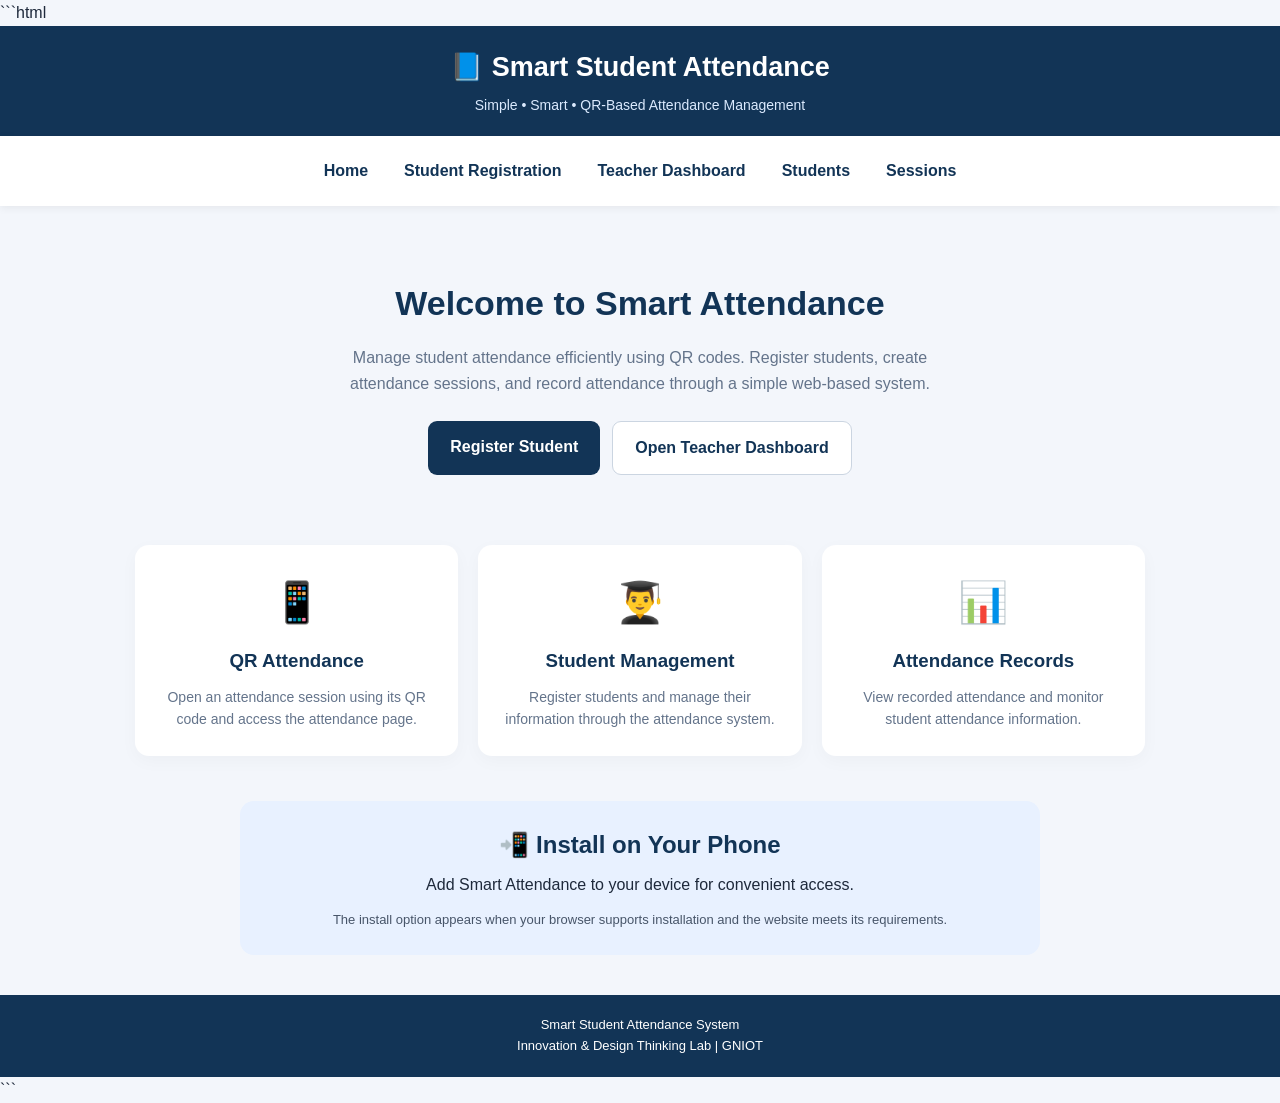
<file: index.html>
```html
<!DOCTYPE html>
<html lang="en">
<head>
    <meta charset="UTF-8">
    <meta name="viewport" content="width=device-width, initial-scale=1.0">

    <title>Smart Student Attendance System</title>

    <meta name="description"
          content="A smart student attendance system using QR codes.">

    <meta name="theme-color" content="#123456">
    <link rel="manifest" href="/static/manifest.json">

    <style>
        * {
            margin: 0;
            padding: 0;
            box-sizing: border-box;
        }

        body {
            font-family: Arial, sans-serif;
            background: #f3f6fb;
            color: #1e293b;
            line-height: 1.6;
        }

        header {
            background: #123456;
            color: white;
            padding: 20px;
            text-align: center;
        }

        header h1 {
            font-size: 27px;
            margin-bottom: 5px;
        }

        header p {
            color: #dbeafe;
            font-size: 14px;
        }

        nav {
            background: white;
            display: flex;
            justify-content: center;
            flex-wrap: wrap;
            gap: 10px;
            padding: 14px;
            box-shadow: 0 2px 8px #00000010;
        }

        nav a {
            text-decoration: none;
            color: #123456;
            font-weight: bold;
            padding: 8px 13px;
            border-radius: 8px;
        }

        nav a:hover {
            background: #e8f1ff;
        }

        .hero {
            max-width: 1000px;
            margin: 35px auto;
            padding: 35px 20px;
            text-align: center;
        }

        .hero h2 {
            font-size: 34px;
            color: #123456;
            margin-bottom: 15px;
        }

        .hero p {
            max-width: 650px;
            margin: 0 auto 25px;
            color: #64748b;
            font-size: 16px;
        }

        .buttons {
            display: flex;
            justify-content: center;
            flex-wrap: wrap;
            gap: 12px;
        }

        .btn {
            display: inline-block;
            text-decoration: none;
            padding: 13px 22px;
            border-radius: 9px;
            font-weight: bold;
            transition: 0.2s;
        }

        .btn-primary {
            background: #123456;
            color: white;
        }

        .btn-primary:hover {
            background: #1d4f80;
        }

        .btn-secondary {
            background: white;
            color: #123456;
            border: 1px solid #cbd5e1;
        }

        .btn-secondary:hover {
            background: #e8f1ff;
        }

        .features {
            max-width: 1050px;
            margin: 0 auto 45px;
            padding: 0 20px;
            display: grid;
            grid-template-columns: repeat(3, minmax(0, 1fr));
            gap: 20px;
        }

        .card {
            background: white;
            border-radius: 14px;
            padding: 25px 20px;
            text-align: center;
            box-shadow: 0 5px 18px #00000008;
        }

        .icon {
            font-size: 40px;
            margin-bottom: 12px;
        }

        .card h3 {
            color: #123456;
            margin-bottom: 10px;
        }

        .card p {
            color: #64748b;
            font-size: 14px;
        }

        .install-section {
            max-width: 800px;
            margin: 0 auto 40px;
            padding: 25px 20px;
            text-align: center;
            background: #e8f1ff;
            border-radius: 14px;
        }

        .install-section h2 {
            color: #123456;
            margin-bottom: 8px;
        }

        #installBtn {
            display: none;
            margin-top: 15px;
            border: none;
            cursor: pointer;
            font-size: 15px;
        }

        #installMessage {
            color: #475569;
            font-size: 13px;
            margin-top: 12px;
        }

        footer {
            text-align: center;
            background: #123456;
            color: white;
            padding: 20px;
            font-size: 13px;
        }

        @media (max-width: 700px) {
            header h1 {
                font-size: 22px;
            }

            .hero {
                margin: 15px auto;
            }

            .hero h2 {
                font-size: 27px;
            }

            .features {
                grid-template-columns: 1fr;
            }

            .card {
                padding: 22px;
            }

            nav {
                gap: 4px;
            }

            nav a {
                font-size: 14px;
                padding: 8px;
            }
        }
    </style>
</head>

<body>

<header>
    <h1>📘 Smart Student Attendance</h1>
    <p>Simple • Smart • QR-Based Attendance Management</p>
</header>

<nav>
    <a href="/">Home</a>
    <a href="/register">Student Registration</a>
    <a href="/teacher">Teacher Dashboard</a>
    <a href="/students">Students</a>
    <a href="/sessions">Sessions</a>
</nav>

<main>
    <section class="hero">
        <h2>Welcome to Smart Attendance</h2>

        <p>
            Manage student attendance efficiently using QR codes.
            Register students, create attendance sessions, and record
            attendance through a simple web-based system.
        </p>

        <div class="buttons">
            <a class="btn btn-primary" href="/register">
                Register Student
            </a>

            <a class="btn btn-secondary" href="/teacher">
                Open Teacher Dashboard
            </a>
        </div>
    </section>

    <section class="features">
        <article class="card">
            <div class="icon">📱</div>
            <h3>QR Attendance</h3>
            <p>
                Open an attendance session using its QR code
                and access the attendance page.
            </p>
        </article>

        <article class="card">
            <div class="icon">👨‍🎓</div>
            <h3>Student Management</h3>
            <p>
                Register students and manage their information
                through the attendance system.
            </p>
        </article>

        <article class="card">
            <div class="icon">📊</div>
            <h3>Attendance Records</h3>
            <p>
                View recorded attendance and monitor student
                attendance information.
            </p>
        </article>
    </section>

    <section class="install-section">
        <h2>📲 Install on Your Phone</h2>

        <p>
            Add Smart Attendance to your device for convenient access.
        </p>

        <button id="installBtn" class="btn btn-primary" type="button">
            Install App
        </button>

        <p id="installMessage">
            The install option appears when your browser supports
            installation and the website meets its requirements.
        </p>
    </section>
</main>

<footer>
    <p>Smart Student Attendance System</p>
    <p>Innovation &amp; Design Thinking Lab | GNIOT</p>
</footer>

<script>
    // Register the service worker.
    if ("serviceWorker" in navigator) {
        window.addEventListener("load", function () {
            navigator.serviceWorker.register(
                "/static/service-worker.js"
            ).catch(function (error) {
                console.error("Service worker registration failed:", error);
            });
        });
    }

    // Show the install button when Chrome offers installation.
    let installPrompt = null;

    const installBtn = document.getElementById("installBtn");
    const installMessage = document.getElementById("installMessage");

    window.addEventListener("beforeinstallprompt", function (event) {
        event.preventDefault();
        installPrompt = event;
        installBtn.style.display = "inline-block";
        installMessage.textContent =
            "Your website can be installed on this device.";
    });

    installBtn.addEventListener("click", async function () {
        if (!installPrompt) {
            installMessage.textContent =
                "Use your browser menu to look for Install app or Add to Home screen.";
            return;
        }

        installPrompt.prompt();

        await installPrompt.userChoice;

        installPrompt = null;
        installBtn.style.display = "none";
    });

    window.addEventListener("appinstalled", function () {
        installMessage.textContent =
            "Smart Attendance has been installed successfully!";
        installBtn.style.display = "none";
    });
</script>

</body>
</html>
```
</file>
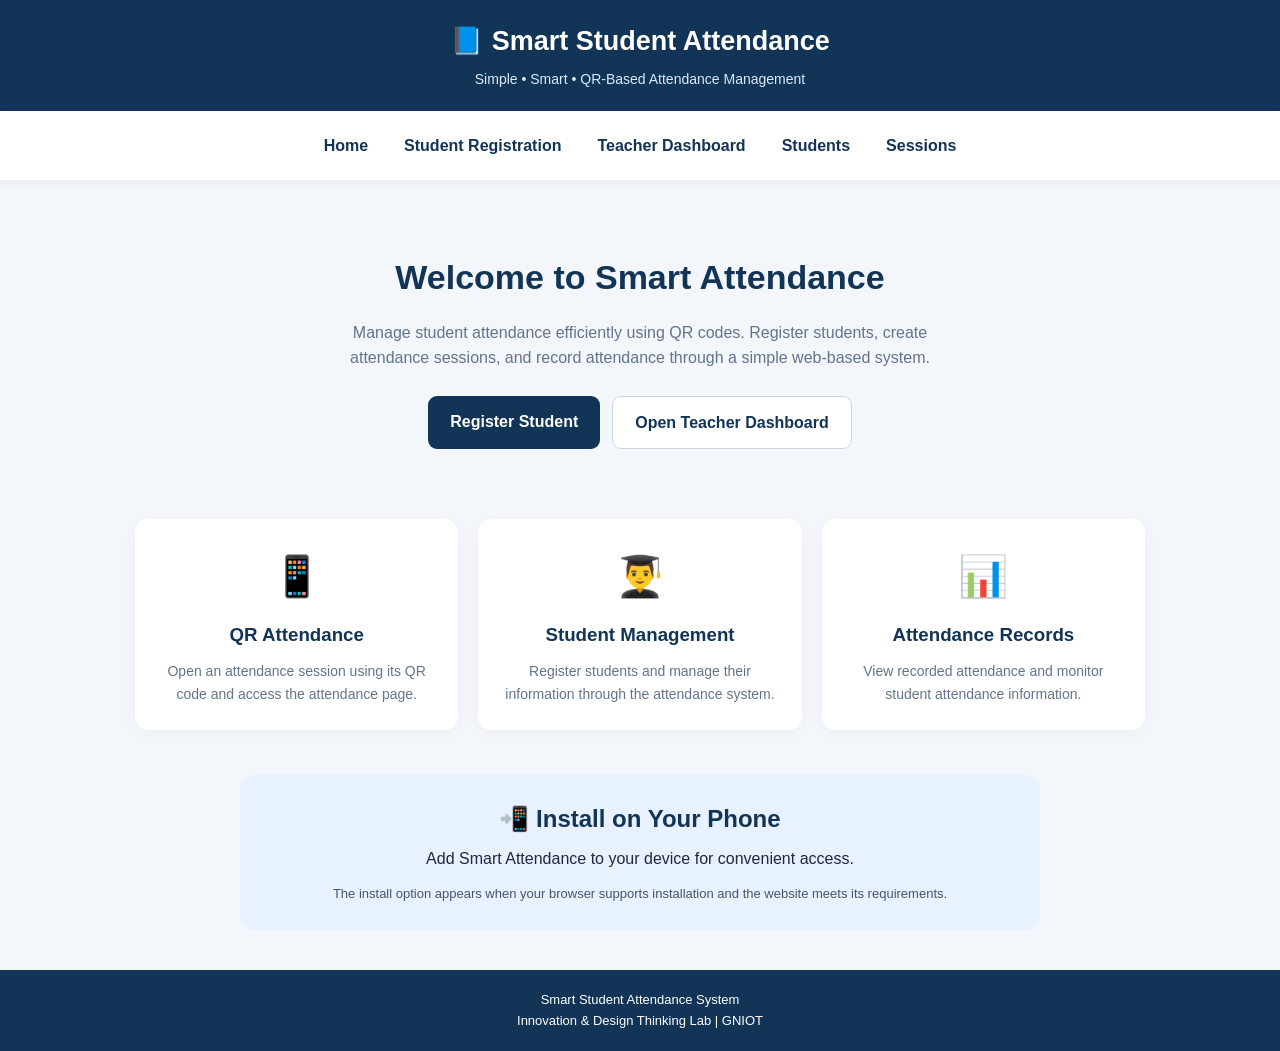
<file: templates/index.html>
<!DOCTYPE html>
<html lang="en">
<head>
    <meta charset="UTF-8">
    <meta name="viewport" content="width=device-width, initial-scale=1.0">

    <title>Smart Student Attendance System</title>

    <meta name="description"
          content="A smart student attendance system using QR codes.">

    <meta name="theme-color" content="#123456">
    <link rel="manifest" href="/static/manifest.json">

    <style>
        * {
            margin: 0;
            padding: 0;
            box-sizing: border-box;
        }

        body {
            font-family: Arial, sans-serif;
            background: #f3f6fb;
            color: #1e293b;
            line-height: 1.6;
        }

        header {
            background: #123456;
            color: white;
            padding: 20px;
            text-align: center;
        }

        header h1 {
            font-size: 27px;
            margin-bottom: 5px;
        }

        header p {
            color: #dbeafe;
            font-size: 14px;
        }

        nav {
            background: white;
            display: flex;
            justify-content: center;
            flex-wrap: wrap;
            gap: 10px;
            padding: 14px;
            box-shadow: 0 2px 8px #00000010;
        }

        nav a {
            text-decoration: none;
            color: #123456;
            font-weight: bold;
            padding: 8px 13px;
            border-radius: 8px;
        }

        nav a:hover {
            background: #e8f1ff;
        }

        .hero {
            max-width: 1000px;
            margin: 35px auto;
            padding: 35px 20px;
            text-align: center;
        }

        .hero h2 {
            font-size: 34px;
            color: #123456;
            margin-bottom: 15px;
        }

        .hero p {
            max-width: 650px;
            margin: 0 auto 25px;
            color: #64748b;
            font-size: 16px;
        }

        .buttons {
            display: flex;
            justify-content: center;
            flex-wrap: wrap;
            gap: 12px;
        }

        .btn {
            display: inline-block;
            text-decoration: none;
            padding: 13px 22px;
            border-radius: 9px;
            font-weight: bold;
            transition: 0.2s;
        }

        .btn-primary {
            background: #123456;
            color: white;
        }

        .btn-primary:hover {
            background: #1d4f80;
        }

        .btn-secondary {
            background: white;
            color: #123456;
            border: 1px solid #cbd5e1;
        }

        .btn-secondary:hover {
            background: #e8f1ff;
        }

        .features {
            max-width: 1050px;
            margin: 0 auto 45px;
            padding: 0 20px;
            display: grid;
            grid-template-columns: repeat(3, minmax(0, 1fr));
            gap: 20px;
        }

        .card {
            background: white;
            border-radius: 14px;
            padding: 25px 20px;
            text-align: center;
            box-shadow: 0 5px 18px #00000008;
        }

        .icon {
            font-size: 40px;
            margin-bottom: 12px;
        }

        .card h3 {
            color: #123456;
            margin-bottom: 10px;
        }

        .card p {
            color: #64748b;
            font-size: 14px;
        }

        .install-section {
            max-width: 800px;
            margin: 0 auto 40px;
            padding: 25px 20px;
            text-align: center;
            background: #e8f1ff;
            border-radius: 14px;
        }

        .install-section h2 {
            color: #123456;
            margin-bottom: 8px;
        }

        #installBtn {
            display: none;
            margin-top: 15px;
            border: none;
            cursor: pointer;
            font-size: 15px;
        }

        #installMessage {
            color: #475569;
            font-size: 13px;
            margin-top: 12px;
        }

        footer {
            text-align: center;
            background: #123456;
            color: white;
            padding: 20px;
            font-size: 13px;
        }

        @media (max-width: 700px) {
            header h1 {
                font-size: 22px;
            }

            .hero {
                margin: 15px auto;
            }

            .hero h2 {
                font-size: 27px;
            }

            .features {
                grid-template-columns: 1fr;
            }

            .card {
                padding: 22px;
            }

            nav {
                gap: 4px;
            }

            nav a {
                font-size: 14px;
                padding: 8px;
            }
        }
    </style>
</head>

<body>

<header>
    <h1>📘 Smart Student Attendance</h1>
    <p>Simple • Smart • QR-Based Attendance Management</p>
</header>

<nav>
    <a href="/">Home</a>
    <a href="/register">Student Registration</a>
    <a href="/teacher">Teacher Dashboard</a>
    <a href="/students">Students</a>
    <a href="/sessions">Sessions</a>
</nav>

<main>
    <section class="hero">
        <h2>Welcome to Smart Attendance</h2>

        <p>
            Manage student attendance efficiently using QR codes.
            Register students, create attendance sessions, and record
            attendance through a simple web-based system.
        </p>

        <div class="buttons">
            <a class="btn btn-primary" href="/register">
                Register Student
            </a>

            <a class="btn btn-secondary" href="/teacher">
                Open Teacher Dashboard
            </a>
        </div>
    </section>

    <section class="features">
        <article class="card">
            <div class="icon">📱</div>
            <h3>QR Attendance</h3>
            <p>
                Open an attendance session using its QR code
                and access the attendance page.
            </p>
        </article>

        <article class="card">
            <div class="icon">👨‍🎓</div>
            <h3>Student Management</h3>
            <p>
                Register students and manage their information
                through the attendance system.
            </p>
        </article>

        <article class="card">
            <div class="icon">📊</div>
            <h3>Attendance Records</h3>
            <p>
                View recorded attendance and monitor student
                attendance information.
            </p>
        </article>
    </section>

    <section class="install-section">
        <h2>📲 Install on Your Phone</h2>

        <p>
            Add Smart Attendance to your device for convenient access.
        </p>

        <button id="installBtn" class="btn btn-primary" type="button">
            Install App
        </button>

        <p id="installMessage">
            The install option appears when your browser supports
            installation and the website meets its requirements.
        </p>
    </section>
</main>

<footer>
    <p>Smart Student Attendance System</p>
    <p>Innovation &amp; Design Thinking Lab | GNIOT</p>
</footer>

<script>
    // Register the service worker.
    if ("serviceWorker" in navigator) {
        window.addEventListener("load", function () {
            navigator.serviceWorker.register(
                "/static/service-worker.js"
            ).catch(function (error) {
                console.error("Service worker registration failed:", error);
            });
        });
    }

    // Show the install button when Chrome offers installation.
    let installPrompt = null;

    const installBtn = document.getElementById("installBtn");
    const installMessage = document.getElementById("installMessage");

    window.addEventListener("beforeinstallprompt", function (event) {
        event.preventDefault();
        installPrompt = event;
        installBtn.style.display = "inline-block";
        installMessage.textContent =
            "Your website can be installed on this device.";
    });

    installBtn.addEventListener("click", async function () {
        if (!installPrompt) {
            installMessage.textContent =
                "Use your browser menu to look for Install app or Add to Home screen.";
            return;
        }

        installPrompt.prompt();

        await installPrompt.userChoice;

        installPrompt = null;
        installBtn.style.display = "none";
    });

    window.addEventListener("appinstalled", function () {
        installMessage.textContent =
            "Smart Attendance has been installed successfully!";
        installBtn.style.display = "none";
    });
</script>

</body>
</html>
</file>
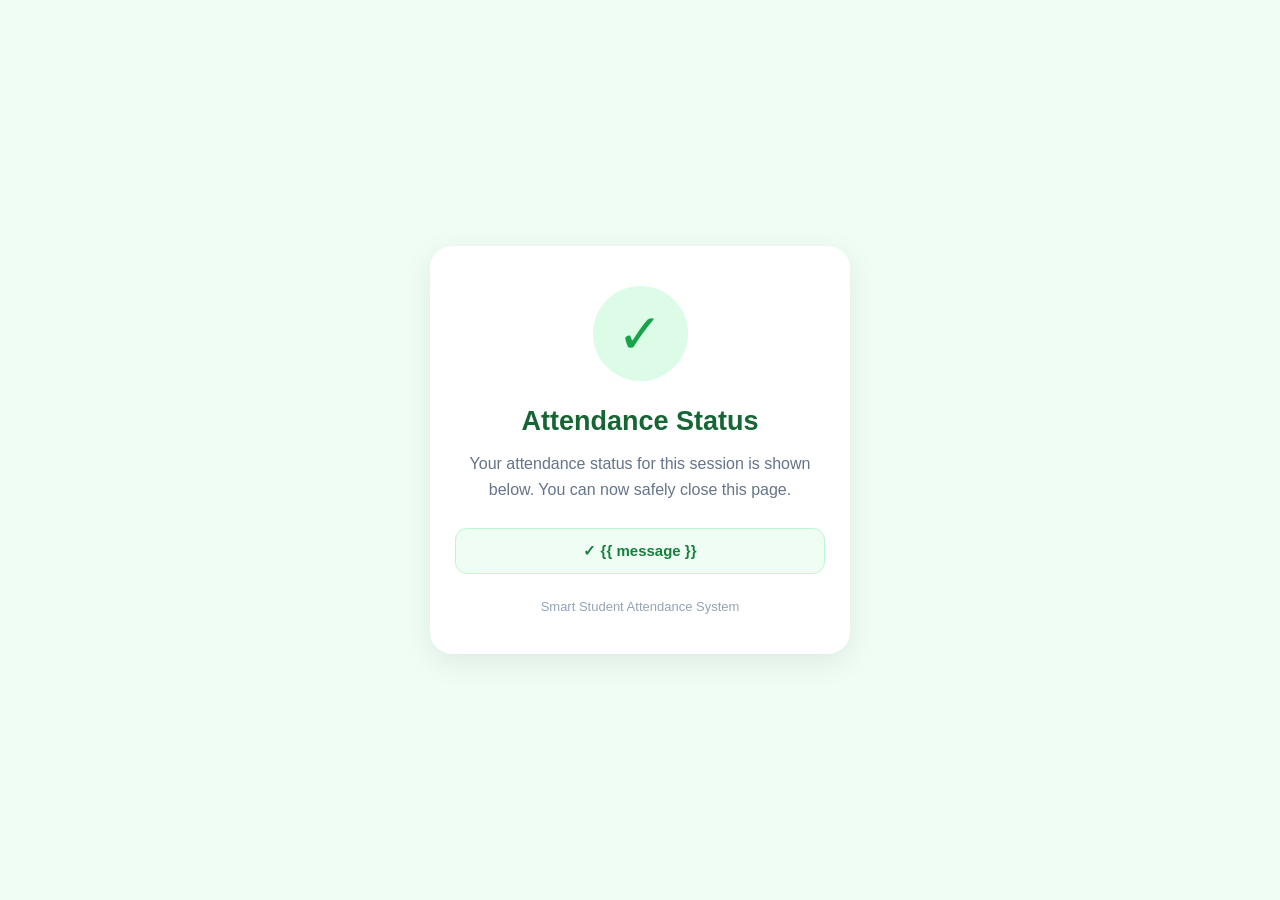
<file: templates/attendance_success.html>
<!DOCTYPE html>
<html lang="en">
<head>
    <meta charset="UTF-8">
    <meta name="viewport" content="width=device-width, initial-scale=1.0">
    <title>Attendance Status</title>

    <style>
        * {
            margin: 0;
            padding: 0;
            box-sizing: border-box;
        }

        body {
            font-family: Arial, sans-serif;
            background: #f0fdf4;
            min-height: 100vh;
            display: flex;
            justify-content: center;
            align-items: center;
            padding: 20px;
        }

        .success-card {
            background: white;
            width: 100%;
            max-width: 420px;
            padding: 40px 25px;
            border-radius: 22px;
            text-align: center;
            box-shadow: 0 8px 30px rgba(0,0,0,0.08);
        }

        .check-circle {
            width: 95px;
            height: 95px;
            background: #dcfce7;
            color: #16a34a;
            border-radius: 50%;
            display: flex;
            justify-content: center;
            align-items: center;
            font-size: 55px;
            margin: 0 auto 25px;
        }

        h1 {
            color: #166534;
            font-size: 27px;
            margin-bottom: 14px;
        }

        p {
            color: #64748b;
            font-size: 16px;
            line-height: 1.6;
        }

        .status {
            background: #f0fdf4;
            border: 1px solid #bbf7d0;
            color: #15803d;
            padding: 13px;
            border-radius: 12px;
            margin-top: 25px;
            font-size: 15px;
            font-weight: bold;
        }

        .footer {
            margin-top: 25px;
            font-size: 13px;
            color: #94a3b8;
        }
    </style>
</head>

<body>

    <div class="success-card">

        <div class="check-circle">
            ✓
        </div>

        <h1>Attendance Status</h1>

        <p>
            Your attendance status for this session is shown below.
            You can now safely close this page.
        </p>

        <div class="status">
            ✓ {{ message }}
        </div>

        <div class="footer">
            Smart Student Attendance System
        </div>

    </div>

</body>
</html>
</file>
